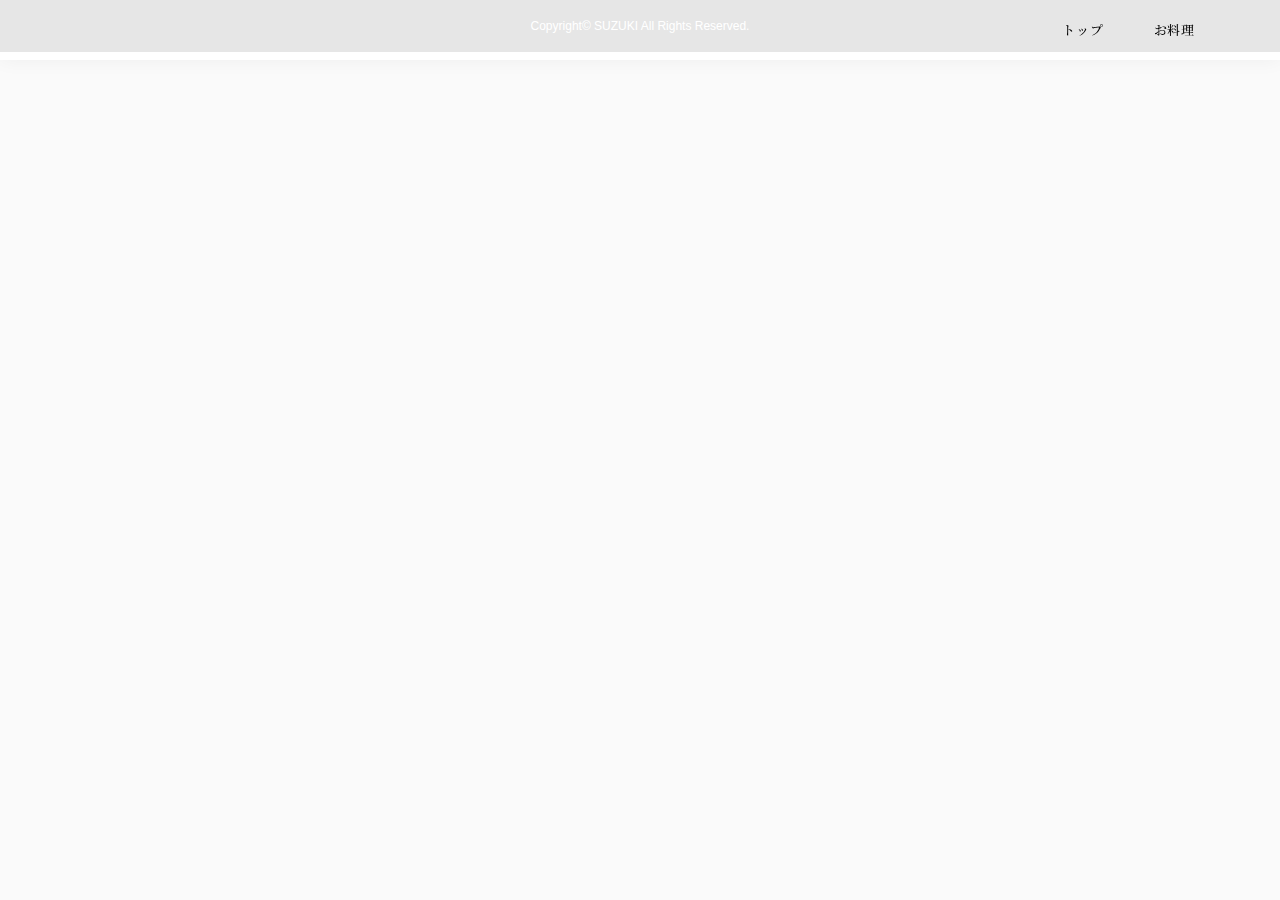
<file: page-detail.html>
<!DOCTYPE html>
<html lang="ja" dir="ltr">

<head>
  <meta charset="utf-8" />
  <title>ふぐ・すっぽんと美味い肴 すゞき 【清瀬の美味しい河豚料理】|（ふぐ・すっぽんとうまいさかな すずき）</title>
  <meta name="viewport" content="width=device-width, initial-scale=1, shrink-to-fit=no" />
  <link rel="stylesheet" href="assets/css/master.css" media="screen" charset="utf-8" />
  <script src="https://ajax.googleapis.com/ajax/libs/jquery/3.3.1/jquery.min.js"></script>

  <link rel="stylesheet" href="https://use.fontawesome.com/releases/v5.11.2/css/all.css">
  <link href="https://fonts.googleapis.com/css?family=Noto+Serif+JP:500&display=swap" rel="stylesheet">
  <link rel="stylesheet" href="https://use.fontawesome.com/releases/v5.6.3/css/all.css">

  <meta name="Keywords" content="すずき,ふぐ,すっぽん,河豚,鼈,フグ,スッポン,魚介,刺身,鍋,宴会,忘年会,新年会,歓迎会,送迎会,歓送迎会,所沢,美味しい,地酒,本格焼酎,十四代,芋焼酎,清瀬,東久留米,ひばりが丘,保谷,大泉学園,石神井公園,秋津,東村山,久米川,小平,花小金井,田無,西東京,小手指">
</head>

<body>
  <div class="wrapper">

    <ul class="g-nav">
      <a class="g-nav__item" href="index.php"><li>
        <p class="g-nav__item__jp">トップ</p>
      </li></a>

      <a class="g-nav__item" href="page-menu.php"><li>
        <p class="g-nav__item__jp">お料理</p>
      </li></a>

      <!-- <a class="g-nav__item" href="#qanda"><li>
        <p class="g-nav__item__jp">よくあるご質問</p>
      </li></a>

      <a class="g-nav__item" href="#guide"><li>
        <p class="g-nav__item__jp">店舗案内</p>
      </li></a> -->
    </ul>

    <div class="copy-right">Copyright© SUZUKI All Rights Reserved.</div>
  </div>
</body>

</html>
</file>
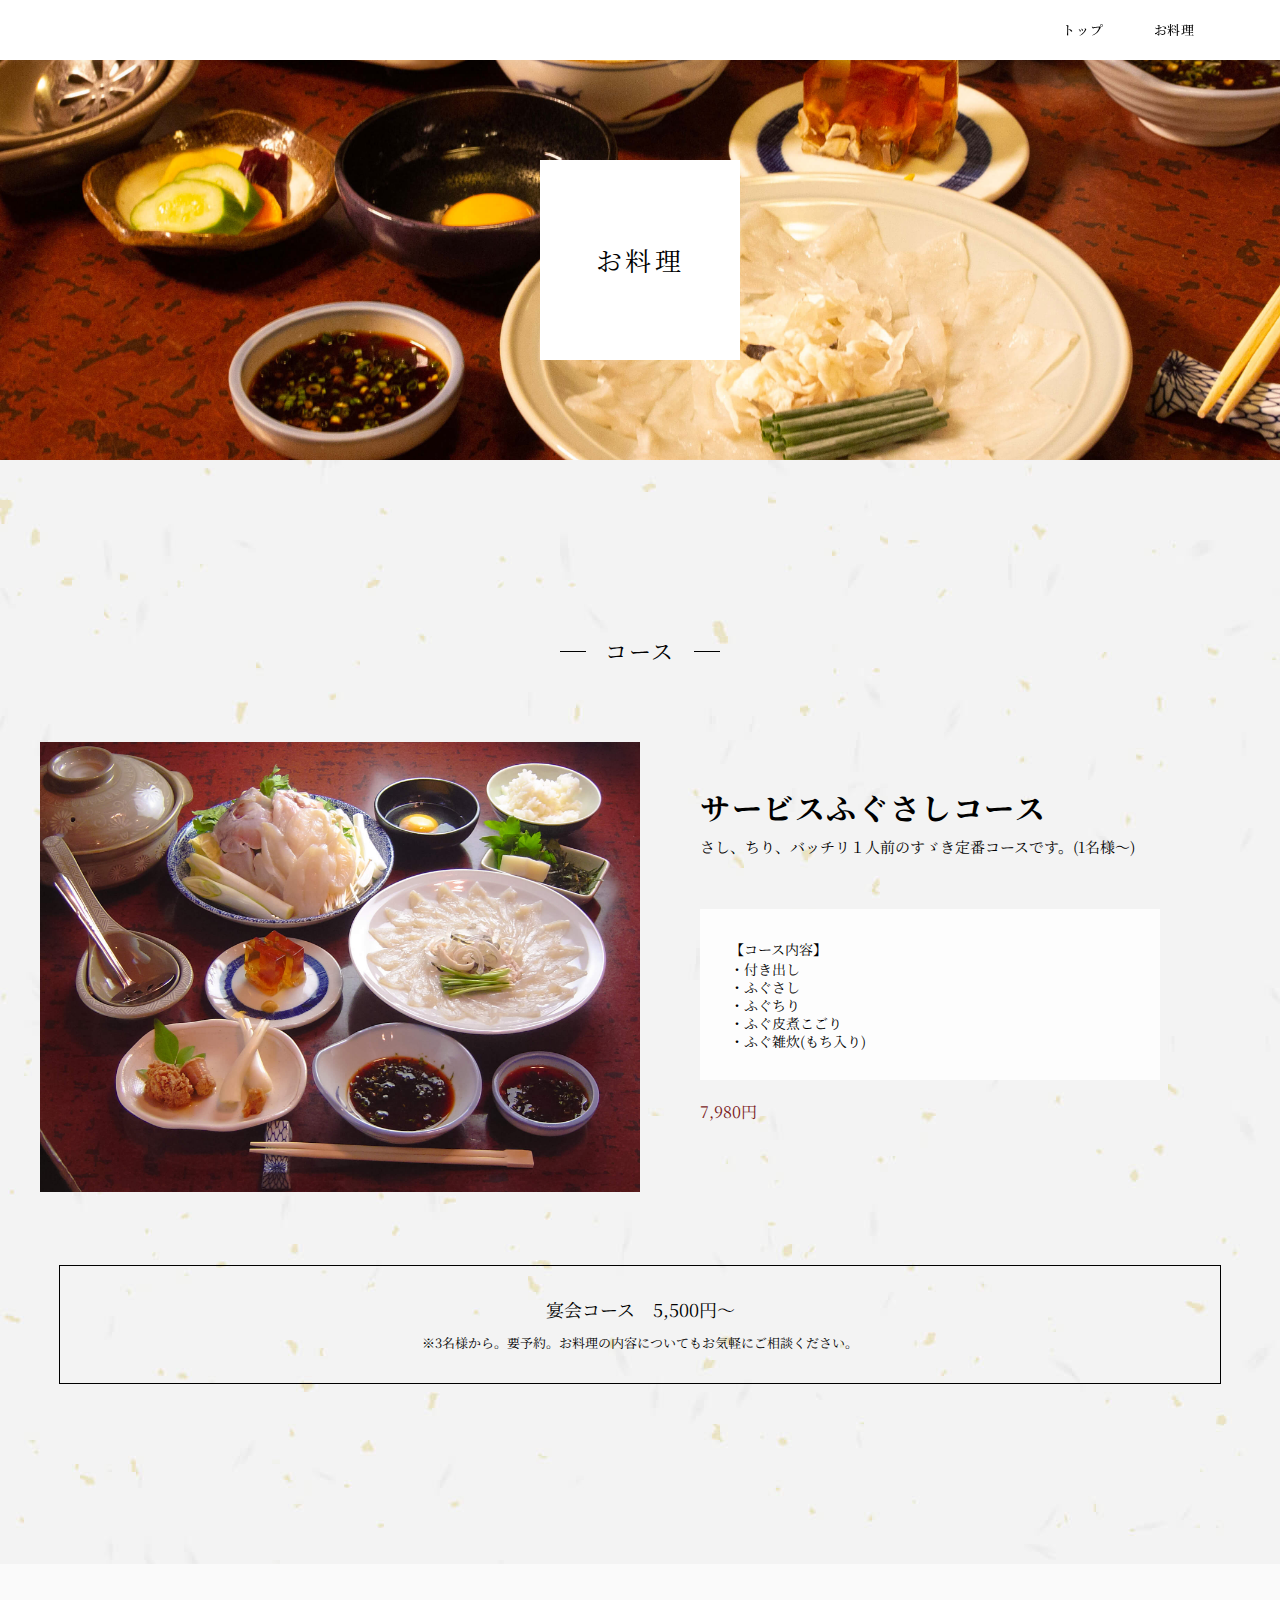
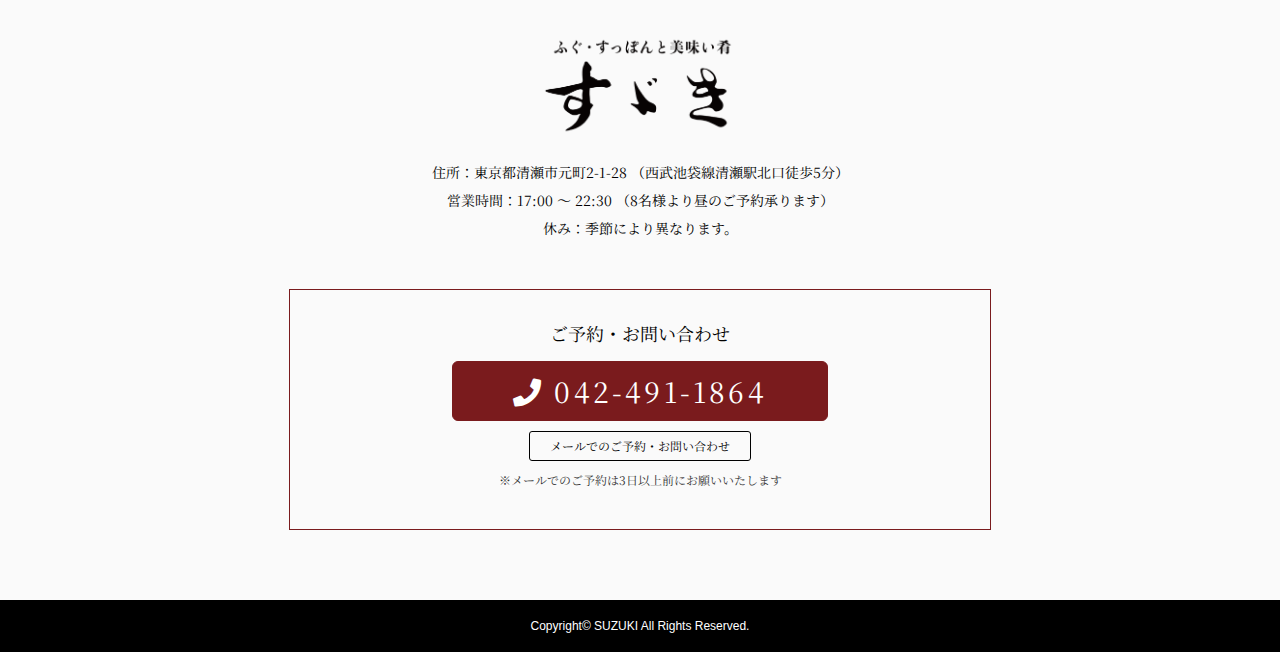
<file: page-menu.html>
<!DOCTYPE html>
<html lang="ja" dir="ltr">

<head>
  <meta charset="utf-8" />
  <title>ふぐ・すっぽんと美味い肴 すゞき 【清瀬の美味しい河豚料理】</title>
  <meta name="viewport" content="width=device-width, initial-scale=1, shrink-to-fit=no" />
  <link rel="stylesheet" href="assets/css/master.css" media="screen" charset="utf-8" />
  <script src="https://ajax.googleapis.com/ajax/libs/jquery/3.3.1/jquery.min.js"></script>
  <script src="assets/js/keyvisual-slider.js"></script>

  <link rel="stylesheet" href="https://use.fontawesome.com/releases/v5.11.2/css/all.css">
  <link href="https://fonts.googleapis.com/css?family=Noto+Serif+JP:500&display=swap" rel="stylesheet">
  <link rel="stylesheet" href="https://use.fontawesome.com/releases/v5.6.3/css/all.css">
</head>

<body>
  <div class="wrapper">

    <ul class="g-nav">
      <a class="g-nav__item" href="index.html"><li>
        <p class="g-nav__item__jp">トップ</p>
      </li></a>

      <a class="g-nav__item" href="page-menu.html"><li>
        <p class="g-nav__item__jp">お料理</p>
      </li></a>
<!--
      <a class="g-nav__item" href="#qanda"><li>
        <p class="g-nav__item__jp">よくあるご質問</p>
      </li></a>

      <a class="g-nav__item" href="#guide"><li>
        <p class="g-nav__item__jp">店舗案内</p>
      </li></a> -->
    </ul>

    <section class="page-top" id="menu">
      <p class="page-top__headline">お料理</p>
    </section>

    <section class="section--page-menu">
      <h1 class="page-heading">コース</h1>

      <div class="big-container">
        <div class="big-container__image">
          <img src="assets/image/ko-su.jpg" alt="">
        </div>

        <div class="big-container__text-box">
          <h5 class="big-container__text-box__name">サービスふぐさしコース</h5>
          <p class="big-container__text-box__description">さし、ちり、バッチリ１人前のすゞき定番コースです。(1名様〜)</p>

          <div class="big-container__text-box__box">
            <p class="big-container__text-box__box__title">【コース内容】</p>
            <ul>
              <li>・付き出し</li>
              <li>・ふぐさし</li>
              <li>・ふぐちり</li>
              <li>・ふぐ皮煮こごり</li>
              <li>・ふぐ雑炊(もち入り)</li>
            </ul>
          </div>

          <p class="big-container__text-box__price">7,980円</span></p>
        </div>
      </div>

      <div class="page-notes">
        <p>宴会コース　5,500円～</p>
        <p class="page-notes__small">※3名様から。要予約。お料理の内容についてもお気軽にご相談ください。</p>

      </div>
    </section>

    <footer class="footer">
      <div class="footer__block">
        <div class="footer__block__logo">
          <img src="assets/image/logo-long.png" alt="">
        </div>
        <div class="footer__block__text-box">
          <p class="footer__block__text-box__text">住所：東京都清瀬市元町2-1-28 （西武池袋線清瀬駅北口徒歩5分）</p>
          <p class="footer__block__text-box__text">営業時間：17:00 〜 22:30 <br class="new-line">（8名様より昼のご予約承ります）</p>
          <p class="footer__block__text-box__text">休み：季節により異なります。</p>
          <div class="footer__block__text-box__emphasis">
            <p class="footer__block__text-box__emphasis__description">ご予約・お問い合わせ</p>
            <a href="tel:0424911864">
              <p class="footer__block__text-box__emphasis__phone"><i class="fas fa-phone"></i> 042-491-1864</p>
            </a>
            <a href="mailto:letter@fuguya.com">
              <p class="footer__block__text-box__emphasis__mail">メールでのご予約・お問い合わせ</p>
            </a>
            <p class="footer__block__text-box__emphasis__note">※メールでのご予約は3日以上前にお願いいたします</p>
          </div>

        </div>
      </div>
    </footer>
    <div class="copy-right">Copyright© SUZUKI All Rights Reserved.</div>
  </div>
</body>

</html>
</file>
<file: assets/css/master.css>
@charset "UTF-8";
html, body, div, span, applet, object, iframe,
h1, h2, h3, h4, h5, h6, p, blockquote, pre,
a, abbr, acronym, address, big, cite, code,
del, dfn, em, img, ins, kbd, q, s, samp,
small, strike, strong, sub, sup, tt, var,
b, u, i, center,
dl, dt, dd, ol, ul, li,
fieldset, form, label, legend,
table, caption, tbody, tfoot, thead, tr, th, td,
article, aside, canvas, details, embed,
figure, figcaption, footer, header, hgroup,
menu, nav, output, ruby, section, summary,
time, mark, audio, video {
  margin: 0;
  padding: 0;
  border: 0;
  font-size: 100%;
  font: inherit;
  vertical-align: baseline; }

/* HTML5 display-role reset for older browsers */
article, aside, details, figcaption, figure,
footer, header, hgroup, menu, nav, section {
  display: block; }

body {
  line-height: 1; }

ol, ul {
  list-style: none; }

blockquote, q {
  quotes: none; }

blockquote:before, blockquote:after,
q:before, q:after {
  content: '';
  content: none; }

table {
  border-collapse: collapse;
  border-spacing: 0; }

a {
  text-decoration: none; }
  a:visited {
    color: #333; }

input, textarea, select, button {
  padding: 0;
  border: none;
  border-radius: 0;
  outline: none;
  background: none;
  outline: none; }

hr {
  height: 0;
  margin: 0;
  padding: 0;
  border: 0; }

body {
  font-family: "Noto Sans JP", "こぶりなゴシック StdN", "Avenir", "Helvetica Neue", "Helvetica", "Arial", "Hiragino Sans", "ヒラギノ角ゴシック", YuGothic, "Yu Gothic", "メイリオ", Meiryo, "ＭＳ Ｐゴシック", "MS PGothic"; }

p {
  line-height: 1.5; }

p, a, h1, h2, h3, h4, h5, li, table {
  color: #000;
  font-family: 'Noto Serif JP', serif; }

a {
  transition-duration: 0.3s; }
  a:hover {
    opacity: 0.8; }
    @media (max-width: 1000px) {
      a:hover {
        opacity: 1; } }

body {
  background-color: #fafafa;
  background-position: top;
  background-size: 65%; }

.wrapper {
  background-image: url(../image/bg.jpg);
  width: 100vw; }

.copy-right {
  background-color: #000;
  color: #fff;
  font-size: 12px;
  text-align: center;
  padding: 20px 0; }
  @media (max-width: 1000px) {
    .copy-right {
      font-size: 10px;
      padding: 10px 0; } }

@media (max-width: 1000px) {
  .display-none {
    display: none; } }

.display-visible {
  display: none; }
  @media (max-width: 1000px) {
    .display-visible {
      display: block; } }

.new-line {
  display: none; }
  @media (max-width: 1000px) {
    .new-line {
      display: inline; } }

.red {
  color: #7A1B1D; }

.key-visual {
  display: flex;
  position: relative;
  height: 90vh;
  width: 100vw;
  background-image: url("../image/key-visual.jpg");
  background-position: center;
  background-repeat: no-repeat;
  background-size: cover; }
  @media (max-width: 1000px) {
    .key-visual {
      height: 100vh; } }
  .key-visual__title {
    text-align: center;
    background-color: #fff;
    bottom: 0;
    height: 270px;
    left: 200px;
    position: absolute;
    margin: auto;
    top: 0;
    padding: 80px 0px;
    width: 260px; }
    @media (max-width: 1000px) {
      .key-visual__title {
        bottom: 0;
        height: 170px;
        left: 0;
        right: 0;
        padding: 50px 0;
        top: 0;
        width: 150px; } }
    .key-visual__title img {
      height: 270px; }
      @media (max-width: 1000px) {
        .key-visual__title img {
          height: 170px; } }

.section, .section--important, .section--message, .section--menu, .section--qanda, .section--page-menu {
  display: flex;
  justify-content: center; }
  .section--important {
    padding: 70px 0; }
    @media (max-width: 1000px) {
      .section--important {
        padding: 40px 0 0px; } }
    .section--important__box {
      background-color: #fff;
      border: solid 1px #333;
      text-align: center;
      padding: 50px;
      width: 900px; }
      .section--important__box a {
        color: #7A1B1D;
        border-bottom: solid 1px #7A1B1D; }
      @media (max-width: 1000px) {
        .section--important__box {
          padding: 25px;
          width: calc(100vw - 70px); } }
      .section--important__box > table {
        margin: 20px auto 0;
        width: 700px;
        font-size: 16px;
        border: solid 1px #eee; }
        @media (max-width: 1000px) {
          .section--important__box > table {
            width: 100%;
            box-shadow: 0 3px 10px rgba(0, 0, 0, 0.1);
            font-size: 14px; } }
        .section--important__box > table th {
          background-color: #eee;
          padding: 8px; }
        .section--important__box > table td {
          background-color: #fff;
          padding: 15px 10px; }
      .section--important__box__title {
        color: #7A1B1D;
        font-size: 28px;
        font-weight: bold; }
        @media (max-width: 1000px) {
          .section--important__box__title {
            font-size: 20px; } }
      .section--important__box__heading {
        font-size: 22px;
        font-weight: bold; }
        @media (max-width: 1000px) {
          .section--important__box__heading {
            font-size: 18px; } }
      .section--important__box__description {
        color: #333;
        margin-top: 15px;
        font-size: 16px;
        line-height: 1.8; }
        @media (max-width: 1000px) {
          .section--important__box__description {
            font-size: 14px; } }
      .section--important__box__note {
        color: #aaa;
        font-size: 12px; }
        @media (max-width: 1000px) {
          .section--important__box__note {
            font-size: 10px; } }
      .section--important__box__line {
        background-color: #ddd;
        height: 1px;
        width: 300px;
        margin: 40px auto; }
        @media (max-width: 1000px) {
          .section--important__box__line {
            margin: 30px auto; } }
      .section--important__box__youtube {
        height: calc(600px * 0.5625);
        width: 600px;
        min-width: 600px;
        margin: 30px auto 0; }
        @media (max-width: 1000px) {
          .section--important__box__youtube {
            position: relative;
            width: 100%;
            padding-top: 56.25%;
            height: auto;
            min-width: auto;
            margin: 20px auto 0; } }
        .section--important__box__youtube iframe {
          height: 100%;
          width: 100%; }
          @media (max-width: 1000px) {
            .section--important__box__youtube iframe {
              position: absolute;
              top: 0;
              right: 0;
              width: 100% !important;
              height: 100% !important; } }
  .section--message {
    overflow: hidden;
    margin-top: 3px;
    padding: 120px 0 70px; }
    @media (max-width: 1000px) {
      .section--message {
        padding: 80px 0 40px; } }
    .section--message__text-area {
      position: relative;
      text-align: center;
      margin: 0 0 50px; }
      @media (max-width: 1000px) {
        .section--message__text-area {
          width: calc(100vw - 40px);
          margin: 0; } }
      .section--message__text-area::before {
        background-image: url(../image/kaeru.png);
        background-position: left;
        background-repeat: no-repeat;
        background-size: contain;
        bottom: -80px;
        height: 360px;
        content: '';
        right: -540px;
        width: 500px;
        position: absolute; }
      .section--message__text-area::after {
        background-image: url(../image/usagi.png);
        background-position: right;
        background-repeat: no-repeat;
        background-size: contain;
        top: -93px;
        content: '';
        height: 410px;
        left: -550px;
        position: absolute;
        width: 530px; }
      .section--message__text-area__heading {
        color: #000;
        letter-spacing: 0.15rem;
        font-size: 36px;
        padding: 0 0 0 40px;
        text-shadow: 0px 0px 1px #333;
        margin: 0 0 50px; }
        @media (max-width: 1000px) {
          .section--message__text-area__heading {
            font-size: 26px;
            padding: 0 0 0 30px;
            margin: 0 0 30px; } }
      .section--message__text-area__description {
        color: #333;
        font-size: 16px;
        font-weight: 500;
        line-height: 2;
        margin: 20px 0 0; }
        @media (max-width: 1000px) {
          .section--message__text-area__description {
            font-size: 15px; } }
  .section--menu {
    padding: 80px 0 50px; }
    @media (max-width: 1000px) {
      .section--menu {
        padding: 40px 0 40px; } }
  .section--qanda {
    padding: 50px 0 120px; }
    @media (max-width: 1000px) {
      .section--qanda {
        padding: 40px 0 100px; } }
  .section--page-menu {
    padding: 180px 0;
    flex-direction: column;
    align-items: center;
    max-width: calc(100vw - 60px);
    width: 1200px;
    margin: 0 auto; }
    @media (max-width: 1000px) {
      .section--page-menu {
        padding: 100px 0 100px; } }

.title {
  color: #000;
  display: inline-block;
  font-size: 20px;
  letter-spacing: 0.1rem;
  line-height: 1.3;
  font-weight: 300;
  padding: 0 15px;
  margin-bottom: 20px; }

.sub-title {
  color: #000;
  letter-spacing: 0.3rem;
  font-size: 12px;
  font-weight: bold;
  margin: 0 0 10px; }

.g-nav {
  background-color: rgba(255, 255, 255, 0.9);
  box-shadow: 0 0 20px 0 rgba(0, 0, 0, 0.05);
  align-items: center;
  display: flex;
  height: 60px;
  justify-content: flex-end;
  left: 0;
  padding: 0 60px 0 0;
  position: fixed;
  right: 0;
  text-align: center;
  top: 0;
  transition-duration: 0.5s;
  width: calc(100vw - 60px);
  z-index: 20; }
  .g-nav.bg-transparent {
    background-color: transparent;
    box-shadow: none; }
  .g-nav__item {
    align-items: center;
    height: 100%;
    display: flex;
    margin: 0 25px; }
    .g-nav__item__jp {
      color: #000;
      font-weight: 500;
      line-height: 1.8;
      letter-spacing: 0.05rem;
      font-size: 13px;
      transition-duration: 0.5s; }
      .g-nav__item__jp.bg-transparent {
        color: #fff; }

.news-block {
  background-color: #ddd;
  display: flex;
  justify-content: space-between;
  width: 100vw; }
  @media (max-width: 1000px) {
    .news-block {
      justify-content: center; } }
  .news-block__container, .news-block__container--left, .news-block__container--right {
    align-items: center;
    color: #000;
    display: flex;
    height: 60px;
    letter-spacing: 0.05rem;
    width: calc(50% - 80px);
    padding: 0 40px; }
    @media (max-width: 1000px) {
      .news-block__container, .news-block__container--left, .news-block__container--right {
        height: auto;
        width: calc(50% - 20px);
        padding: 10px 10px;
        flex-direction: column;
        text-align: center;
        justify-content: center; } }
    .news-block__container--right {
      background-color: #ccc; }
    .news-block__container__heading {
      color: #333;
      display: inline-block;
      font-weight: bold;
      font-size: 16px; }
      @media (max-width: 1000px) {
        .news-block__container__heading {
          font-size: 13px;
          border-bottom: solid 1px #333; } }
    .news-block__container__description {
      color: #555;
      display: inline-block;
      padding-left: 30px;
      font-size: 14px; }
      @media (max-width: 1000px) {
        .news-block__container__description {
          padding: 5px 0 0 0;
          font-size: 12px; } }
      .news-block__container__description span {
        font-size: 12px;
        padding-right: 10px; }
        @media (max-width: 1000px) {
          .news-block__container__description span {
            font-size: 10px; } }

.main-block, .main-block--menu, .main-block--qanda {
  display: flex;
  width: 1500px;
  max-width: 100vw; }
  @media (max-width: 1000px) {
    .main-block, .main-block--menu, .main-block--qanda {
      align-items: center;
      justify-content: center;
      flex-direction: column; } }
  .main-block--menu {
    justify-content: flex-start; }
  .main-block--qanda {
    justify-content: flex-end; }
    @media (max-width: 1000px) {
      .main-block--qanda {
        flex-direction: column-reverse; } }
  .main-block__image {
    margin-top: 70px;
    width: 1000px; }
    @media (max-width: 1000px) {
      .main-block__image {
        margin-top: 0;
        justify-content: center;
        width: 100vw; } }
    .main-block__image img {
      max-width: 100%; }
  .main-block__text-area, .main-block__text-area--right, .main-block__text-area--left {
    color: #000;
    -webkit-writing-mode: vertical-rl;
    -ms-writing-mode: tb-rl;
    writing-mode: vertical-rl;
    width: 270px; }
    @media (max-width: 1000px) {
      .main-block__text-area, .main-block__text-area--right, .main-block__text-area--left {
        -webkit-writing-mode: horizontal-tb;
        -ms-writing-mode: lr-tb;
        writing-mode: horizontal-tb;
        width: calc(100vw - 20px); } }
    .main-block__text-area--right {
      margin: 0 50px 0 0; }
      @media (max-width: 1000px) {
        .main-block__text-area--right {
          margin: 0; } }
    .main-block__text-area--left {
      margin: 0 80px 0 0; }
      @media (max-width: 1000px) {
        .main-block__text-area--left {
          margin: 0; } }
    @media (max-width: 1000px) {
      .main-block__text-area__column {
        align-items: center;
        display: inline-flex;
        margin-top: 20px;
        width: 100%; } }
    .main-block__text-area__column__title {
      display: inline-block;
      border-right: solid 1px #000;
      padding: 10px 10px;
      font-size: 36px;
      letter-spacing: 0.15rem;
      font-weight: 500; }
      @media (max-width: 1000px) {
        .main-block__text-area__column__title {
          font-size: 22px;
          border-right: none;
          border-bottom: solid 1px #000;
          margin: 0 auto; } }
    .main-block__text-area__column__button {
      border: solid 1px #7A1B1D;
      color: #7A1B1D;
      font-size: 14px;
      margin-top: 30px;
      padding: 10px 5px; }
      @media (max-width: 1000px) {
        .main-block__text-area__column__button {
          margin-top: 30px;
          padding: 12px 25px; } }
      .main-block__text-area__column__button:visited {
        color: #7A1B1D; }
      .main-block__text-area__column__button:hover {
        color: #fff;
        background-color: #7A1B1D; }
    .main-block__text-area__description {
      margin-top: 35px;
      margin-right: 50px;
      font-size: 18px;
      letter-spacing: 0.05rem;
      line-height: 2; }
      @media (max-width: 1000px) {
        .main-block__text-area__description {
          text-align: center;
          font-size: 14px;
          line-height: 1.8;
          letter-spacing: 0;
          margin: 14px 0 0; } }

.row-text, .row__left__gurunabi__text, .row__left__kataru__text, .row__right__map__text {
  background-color: rgba(255, 255, 255, 0.95);
  height: 170px;
  font-size: 18px;
  letter-spacing: 0.1;
  width: 170px;
  display: inline-block;
  line-height: 170px;
  text-align: center;
  position: relative; }
  @media (max-width: 1000px) {
    .row-text, .row__left__gurunabi__text, .row__left__kataru__text, .row__right__map__text {
      height: 120px;
      font-size: 15px;
      line-height: 120px;
      width: 120px; } }
  .row-text:after, .row__left__gurunabi__text:after, .row__left__kataru__text:after, .row__right__map__text:after {
    border-bottom: solid 1px #000;
    content: '';
    bottom: 60px;
    left: 0;
    right: 0;
    margin: 0 auto;
    position: absolute;
    width: 50%; }
    @media (max-width: 1000px) {
      .row-text:after, .row__left__gurunabi__text:after, .row__left__kataru__text:after, .row__right__map__text:after {
        bottom: 39px; } }

.row {
  display: flex;
  height: 330px;
  margin: 0 auto 150px; }
  @media (max-width: 1000px) {
    .row {
      flex-direction: column;
      height: 354px; } }
  .row__left {
    display: flex;
    width: 50%; }
    @media (max-width: 1000px) {
      .row__left {
        height: 50%;
        width: 100%; } }
    .row__left__gurunabi {
      background-image: url(../image/noren.jpg);
      background-position: center;
      background-repeat: no-repeat;
      background-size: cover;
      display: flex;
      align-items: center;
      justify-content: center;
      width: 50%;
      position: relative;
      margin-right: 5px; }
      @media (max-width: 1000px) {
        .row__left__gurunabi {
          margin: 0 2px 0; } }
      .row__left__gurunabi:before {
        background-color: #000;
        content: '';
        top: 0;
        left: 0;
        margin: 0;
        height: 100%;
        opacity: 0.1;
        position: absolute;
        width: 100%;
        z-index: 1; }
      .row__left__gurunabi:hover::after {
        content: '';
        position: absolute;
        top: 0;
        left: 0;
        bottom: 0;
        margin: auto;
        right: 0;
        border: solid 1px rgba(255, 255, 255, 0.95);
        height: calc(100% - 10px);
        width: calc(100% - 10px); }
    .row__left__kataru {
      background-image: url(../image/suppon.jpg);
      background-position: center;
      background-repeat: no-repeat;
      background-size: cover;
      display: flex;
      align-items: center;
      justify-content: center;
      position: relative;
      width: 50%; }
      @media (max-width: 1000px) {
        .row__left__kataru {
          margin: 0 0 0 2px; } }
      .row__left__kataru:before {
        background-color: #fff;
        content: '';
        top: 0;
        left: 0;
        margin: 0;
        height: 100%;
        opacity: 0.15;
        position: absolute;
        width: 100%;
        z-index: 1; }
      .row__left__kataru:hover::after {
        content: '';
        position: absolute;
        top: 0;
        left: 0;
        bottom: 0;
        margin: auto;
        right: 0;
        border: solid 1px rgba(255, 255, 255, 0.95);
        height: calc(100% - 10px);
        width: calc(100% - 10px); }
  .row__right {
    display: flex;
    width: 50%; }
    @media (max-width: 1000px) {
      .row__right {
        height: 50%;
        width: 100%; } }
    .row__right__map {
      background-image: url(../image/map.png);
      background-position: center;
      background-repeat: no-repeat;
      background-size: cover;
      display: flex;
      align-items: center;
      justify-content: center;
      width: 100%;
      margin-left: 5px;
      position: relative; }
      @media (max-width: 1000px) {
        .row__right__map {
          margin: 4px 0 0; } }
      .row__right__map:before {
        background-color: #000;
        content: '';
        top: 0;
        left: 0;
        margin: 0;
        height: 100%;
        opacity: 0.15;
        position: absolute;
        width: 100%; }
      .row__right__map:hover::after {
        content: '';
        position: absolute;
        top: 0;
        left: 0;
        bottom: 0;
        margin: auto;
        right: 0;
        border: solid 1px rgba(255, 255, 255, 0.95);
        height: calc(100% - 10px);
        width: calc(100% - 10px); }

.footer {
  background-color: #fafafa;
  padding: 70px 30px; }
  @media (max-width: 1000px) {
    .footer {
      width: calc(100vw - 40px);
      padding: 50px 20px; } }
  .footer__block {
    display: flex;
    flex-direction: column;
    align-items: center;
    margin: 0 auto;
    text-align: center;
    width: 840px; }
    @media (max-width: 1000px) {
      .footer__block {
        width: 100%; } }
    .footer__block__logo {
      width: 200px; }
      @media (max-width: 1000px) {
        .footer__block__logo {
          width: 180px; } }
      .footer__block__logo img {
        max-width: 100%; }
    .footer__block__text-box {
      margin-top: 15px;
      font-size: 14px; }
      @media (max-width: 1000px) {
        .footer__block__text-box {
          font-size: 12px;
          width: 100%; } }
      .footer__block__text-box__text {
        margin: 7px; }
      .footer__block__text-box__emphasis {
        border: solid 1px #7A1B1D;
        padding: 30px 100px 40px;
        width: 500px;
        margin: 50px auto 0; }
        @media (max-width: 1000px) {
          .footer__block__text-box__emphasis {
            padding: 30px 20px 40px;
            margin: 30px auto 0;
            width: auto; } }
        .footer__block__text-box__emphasis__description {
          color: #000;
          font-size: 18px; }
        .footer__block__text-box__emphasis__phone {
          color: #fff;
          background-color: #7A1B1D;
          border: solid 1px #7A1B1D;
          border-radius: 6px;
          display: inline-block;
          font-size: 28px;
          letter-spacing: 0.2rem;
          margin-top: 14px;
          padding: 8px 60px; }
          @media (max-width: 1000px) {
            .footer__block__text-box__emphasis__phone {
              font-size: 22px;
              letter-spacing: 0.1rem;
              padding: 10px 40px; } }
        .footer__block__text-box__emphasis__mail {
          border: solid 1px #000;
          color: #000;
          display: inline-block;
          border-radius: 3px;
          font-size: 12px;
          margin-top: 10px;
          padding: 5px 20px; }
          @media (max-width: 1000px) {
            .footer__block__text-box__emphasis__mail {
              font-size: 12px;
              margin-top: 15px;
              padding: 7px 20px; } }
        .footer__block__text-box__emphasis__note {
          color: #333;
          font-size: 12px;
          margin-top: 10px; }

.page-heading {
  font-size: 22px;
  letter-spacing: 0.1rem;
  text-align: center;
  margin: 0 0 80px;
  max-width: calc(100vw - 20px);
  position: relative; }
  @media (max-width: 1000px) {
    .page-heading {
      margin: 0 0 50px; } }
  .page-heading::after {
    background-color: #000;
    content: '';
    height: 1px;
    left: -45px;
    margin: auto;
    position: absolute;
    bottom: 0;
    top: 0;
    width: 26px; }
  .page-heading::before {
    background-color: #000;
    content: '';
    height: 1px;
    right: -45px;
    margin: auto;
    position: absolute;
    bottom: 0;
    top: 0;
    width: 26px; }

.page-notes {
  border: solid 1px #000;
  margin-top: 40px;
  padding: 30px 0;
  font-size: 18px;
  text-align: center;
  max-width: 1200px;
  width: calc(100% - 40px); }
  @media (max-width: 1000px) {
    .page-notes {
      border: solid 2px #000;
      border-left: none;
      border-right: none;
      margin-top: 20px;
      padding: 25px 20px;
      width: calc(100vw - 40px); } }
  .page-notes__small {
    font-size: 13px;
    font-weight: normal;
    margin: 10px 0 0; }

.tax-excluded {
  font-size: 12px; }

.page-top {
  align-items: center;
  background-image: url(../image/menu-top--pc.jpg);
  background-position: center;
  background-repeat: no-repeat;
  background-size: cover;
  display: flex;
  margin-top: 60px;
  height: 400px;
  justify-content: center;
  width: 100vw; }
  @media (max-width: 1000px) {
    .page-top {
      height: 40vh; } }
  .page-top__headline {
    font-size: 26px;
    letter-spacing: 0.2rem;
    background-color: #fff;
    height: 200px;
    line-height: 200px;
    text-align: center;
    width: 200px; }
    @media (max-width: 1000px) {
      .page-top__headline {
        height: 130px;
        font-size: 18px;
        line-height: 130px;
        width: 130px; } }

.big-container {
  display: flex;
  margin: 30px 0;
  width: 100%; }
  .big-container:first-of-type {
    margin: 0 0 30px; }
  @media (max-width: 1000px) {
    .big-container {
      flex-direction: column;
      margin: 40px 0; } }
  .big-container__image {
    max-width: 600px;
    width: 50%; }
    @media (max-width: 1000px) {
      .big-container__image {
        margin: 0 auto;
        width: 100%; } }
    .big-container__image img {
      max-width: 100%; }
  .big-container__text-box {
    margin: 50px 0 0 60px;
    max-width: 540px;
    width: calc(50% - 60px); }
    @media (max-width: 1000px) {
      .big-container__text-box {
        margin: 40px auto 0;
        text-align: center;
        width: calc(100% - 40px); } }
    .big-container__text-box__name {
      font-size: 30px;
      font-weight: bold;
      letter-spacing: 0.1rem; }
      @media (max-width: 1000px) {
        .big-container__text-box__name {
          font-size: 24px; } }
    .big-container__text-box__description {
      font-size: 15px;
      margin-top: 14px; }
    .big-container__text-box__price {
      color: #7A1B1D;
      font-size: 16px;
      margin-top: 20px; }
      @media (max-width: 1000px) {
        .big-container__text-box__price {
          margin-top: 15px; } }
    .big-container__text-box__box {
      background-color: #fdfdfd;
      font-size: 14px;
      margin-top: 50px;
      line-height: 1.3;
      padding: 30px 30px;
      width: calc(100% - 60px);
      max-width: 400px; }
      @media (max-width: 1000px) {
        .big-container__text-box__box {
          margin: 30px auto 0;
          padding: 20px 30px;
          width: calc(100% - 100px); } }

.mid-container {
  margin: 30px 0;
  width: 100%; }
  .mid-container__image {
    width: 300px; }
    .mid-container__image img {
      max-width: 100%; }

/*# sourceMappingURL=master.css.map */
</file>
